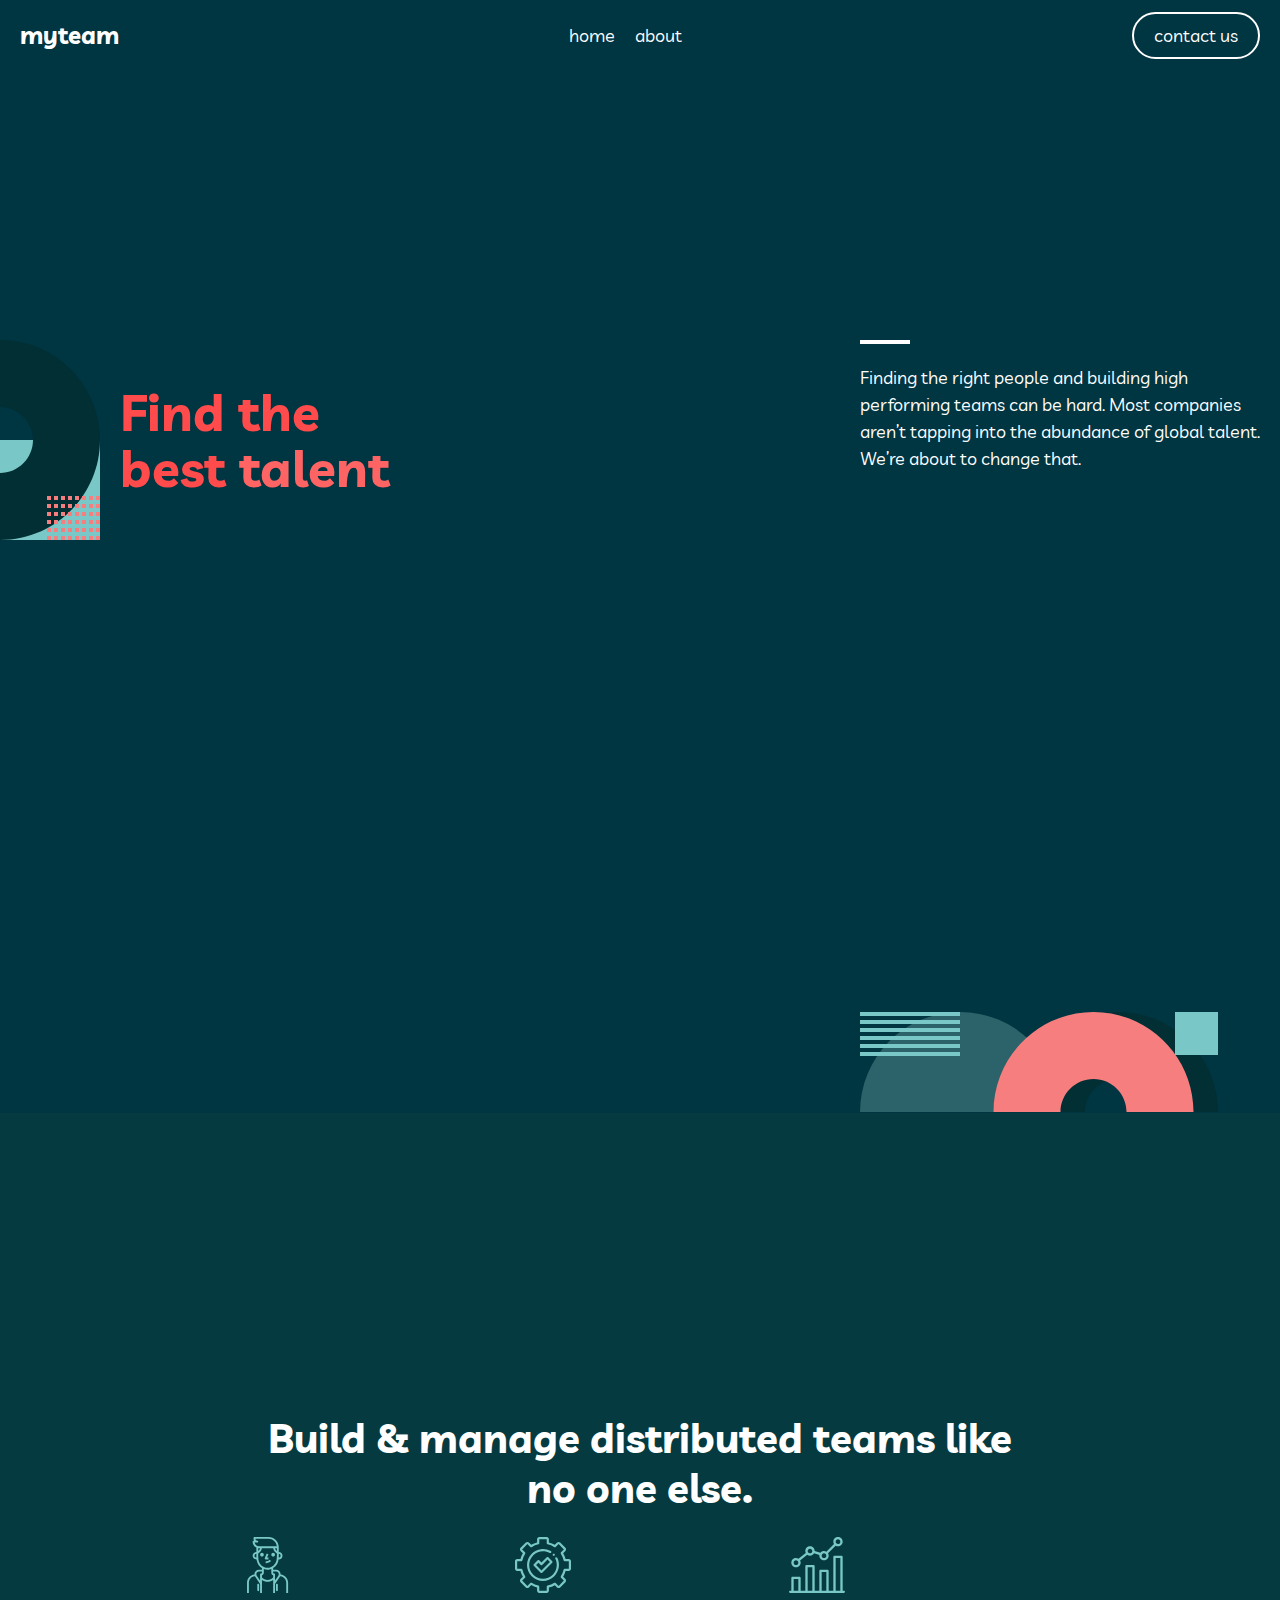
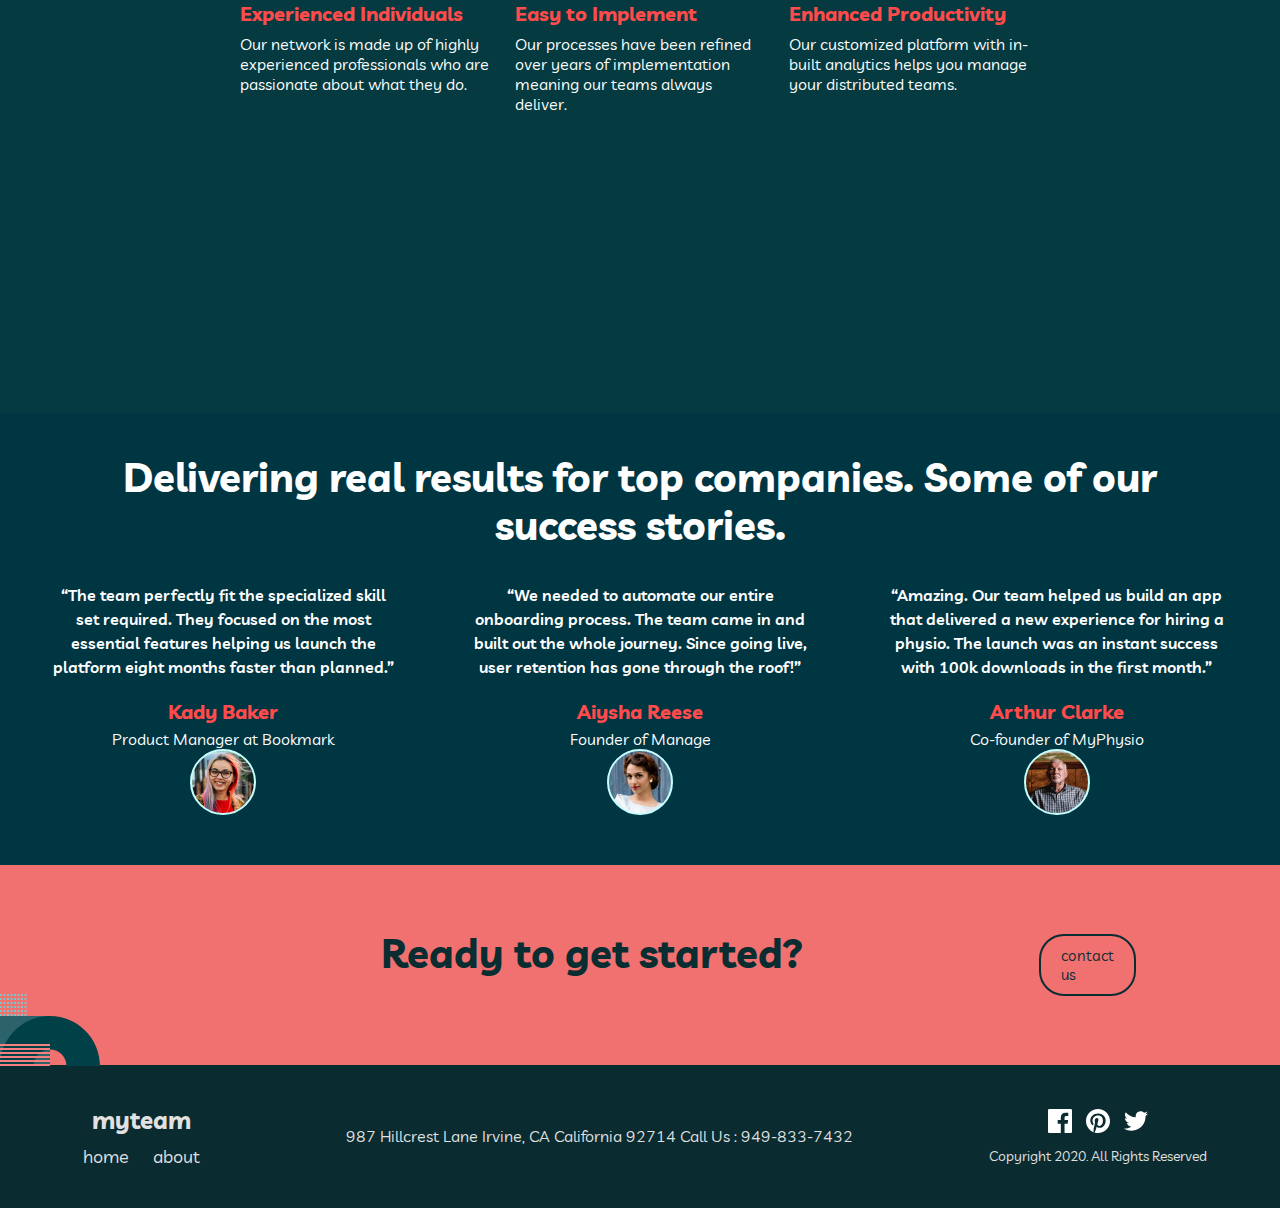
<file: index.html>
<!DOCTYPE html>
<html lang="en">
  <head>
    <meta charset="UTF-8" />
    <meta name="viewport" content="width=device-width, initial-scale=1.0" />
    <title>Home</title>
    <link
      href="https://fonts.googleapis.com/css2?family=Livvic:wght@400;700&display=swap"
      rel="stylesheet"
    />
    <link rel="stylesheet" href="./css/styles.min.css" />
  </head>
  <body>
    <header>
      <div class="container">
        <div class="header-content">
          <div class="logo">
            <h1>myteam</h1>
          </div>
          <nav>
            <ul>
              <li><a href="./index.html">home</a></li>
              <li><a href="./pages/about.html">about</a></li>
            </ul>
          </nav>
          <div class="contact">
            <a href="./pages/contact-us.html">contact us</a>
          </div>
        </div>
      </div>
    </header>
    <main>
      <div class="container">
        <div class="main-content">
          <div class="main-left">
            <img
              src="./images/section-one-images/disk-left.svg"
              alt="decorative image"
              class="decorative-image"
            />
            <h2>Find the <br />best <span>talent</span></h2>
          </div>
          <div class="main-right">
            <div class="small-line"></div>
            <p>
              Finding the right people and building high performing teams can be
              hard. Most companies aren’t tapping into the abundance of global
              talent. We’re about to change that.
            </p>
            <img
              src="./images/section-one-images/disk-bottom.svg"
              alt="decorative image"
              class="decorative-image-below"
            />
          </div>
        </div>
      </div>
    </main>
    <!-- section 2 start -->
    <div class="page-wrapper">
      <div class="distributed-teams-container">
        <div class="distributed-teams-content">
          <h1>Build & manage distributed teams like no one else.</h1>
          <div class="distributed-teams-features">
            <div class="distributed-teams-feature">
              <img
                src="./images/section-one-images/section-two-images/man-icon.svg"
                alt="Experienced Individuals"
              />
              <h2>Experienced Individuals</h2>
              <p>
                Our network is made up of highly experienced professionals who
                are passionate about what they do.
              </p>
            </div>
            <div class="distributed-teams-feature">
              <img
                src="./images/section-one-images/section-two-images/icon-two.svg"
                alt="Easy to Implement"
              />
              <h2>Easy to Implement</h2>
              <p>
                Our processes have been refined over years of implementation
                meaning our teams always deliver.
              </p>
            </div>
            <div class="distributed-teams-feature">
              <img
                src="./images/section-one-images/section-two-images/icon-htree.svg"
                alt="Enhanced Productivity"
              />
              <h2>Enhanced Productivity</h2>
              <p>
                Our customized platform with in-built analytics helps you manage
                your distributed teams.
              </p>
              <!-- <div class="right-down-images-dv">
                <img class="right-dwn-img" src="./images/section-one-images/section-two-images/right-down.svg" alt="">
              </div> -->
            </div>
          </div>
        </div>
      </div>
    </div>
    <!-- section 3 start -->
    <section>
      <div class="container">
        <div class="section-three-father">
          <div class="section-three-text-one">
            <h1>
              Delivering real results for top companies. Some of our success
              stories.
            </h1>
          </div>

          <div class="all-father">
            <div class="sc-three-page-two">
              <div class="in-one-pg">
                <p class="text-p-one">
                  “The team perfectly fit the specialized skill set required.
                  They focused on the most essential features helping us launch
                  the platform eight months faster than planned.”
                </p>
                <div class="two-text-in-one">
                  <h2 class="text-h2-one">Kady Baker</h2>
                  <p class="text-p-two">Product Manager at Bookmark</p>
                </div>
                <img
                  src="./images/section-one-images/section-three/user-kady.svg"
                  alt="Kady Baker"
                />
              </div>
            </div>

            <div class="sc-three-page-two">
              <div class="in-one-pg">
                <p class="text-p-one">
                  “We needed to automate our entire onboarding process. The team
                  came in and built out the whole journey. Since going live,
                  user retention has gone through the roof!”
                </p>
                <div class="two-text-in-one">
                  <h2 class="text-h2-one">Aiysha Reese</h2>
                  <p class="text-p-two">Founder of Manage</p>
                </div>
                <img
                  src="./images/section-one-images/section-three/user-aiysha.svg"
                  alt="Kady Baker"
                />
              </div>
            </div>

            <div class="sc-three-page-two">
              <div class="in-one-pg">
                <p class="text-p-one">
                  “Amazing. Our team helped us build an app that delivered a new
                  experience for hiring a physio. The launch was an instant
                  success with 100k downloads in the first month.”
                </p>
                <div class="two-text-in-one">
                  <h2 class="text-h2-one">Arthur Clarke</h2>
                  <p class="text-p-two">Co-founder of MyPhysio</p>
                </div>
                <img
                  src="./images/section-one-images/section-three/user-arthur.svg"
                  alt="Kady Baker"
                />
              </div>
            </div>
          </div>
        </div>
      </div>
    </section>
    <!-- section 4 start -->
    <section class="cta-section">
      <div class="cta-container">
        <h1>Ready to get started?</h1>
        <a href="#" class="cta-button">contact us</a>
      </div>
    </section>
    <!-- section 5 start -->
    <footer>
      <div class="footer-content">
        <div class="footer-one-text">
          <div class="logo">
            <p>myteam</p>
          </div>
          <div class="links">
            <a href="#">home</a>
            <a href="#">about</a>
          </div>
        </div>
        <div class="contact">
          <p>
            987 Hillcrest Lane<br />
            Irvine, CA<br />
            California 92714<br />
            Call Us : 949-833-7432
          </p>
        </div>
        <div class="sajkhjhsad">
          <div class="social-media">
            <a href="#"
              ><img src="./images/finish-image/facebook.svg" alt="Facebook"
            /></a>
            <a href="#"
              ><img src="./images/finish-image/pinterest.svg" alt="Pinterest"
            /></a>
            <a href="#"
              ><img src="./images/finish-image/twitter.svg" alt="Twitter"
            /></a>
          </div>
          <div class="copyright">
            <p>Copyright 2020. All Rights Reserved</p>
          </div>
        </div>
      </div>
    </footer>
    <!-- done -->
    <script src="./js/main.js"></script>
  </body>
</html>
</file>
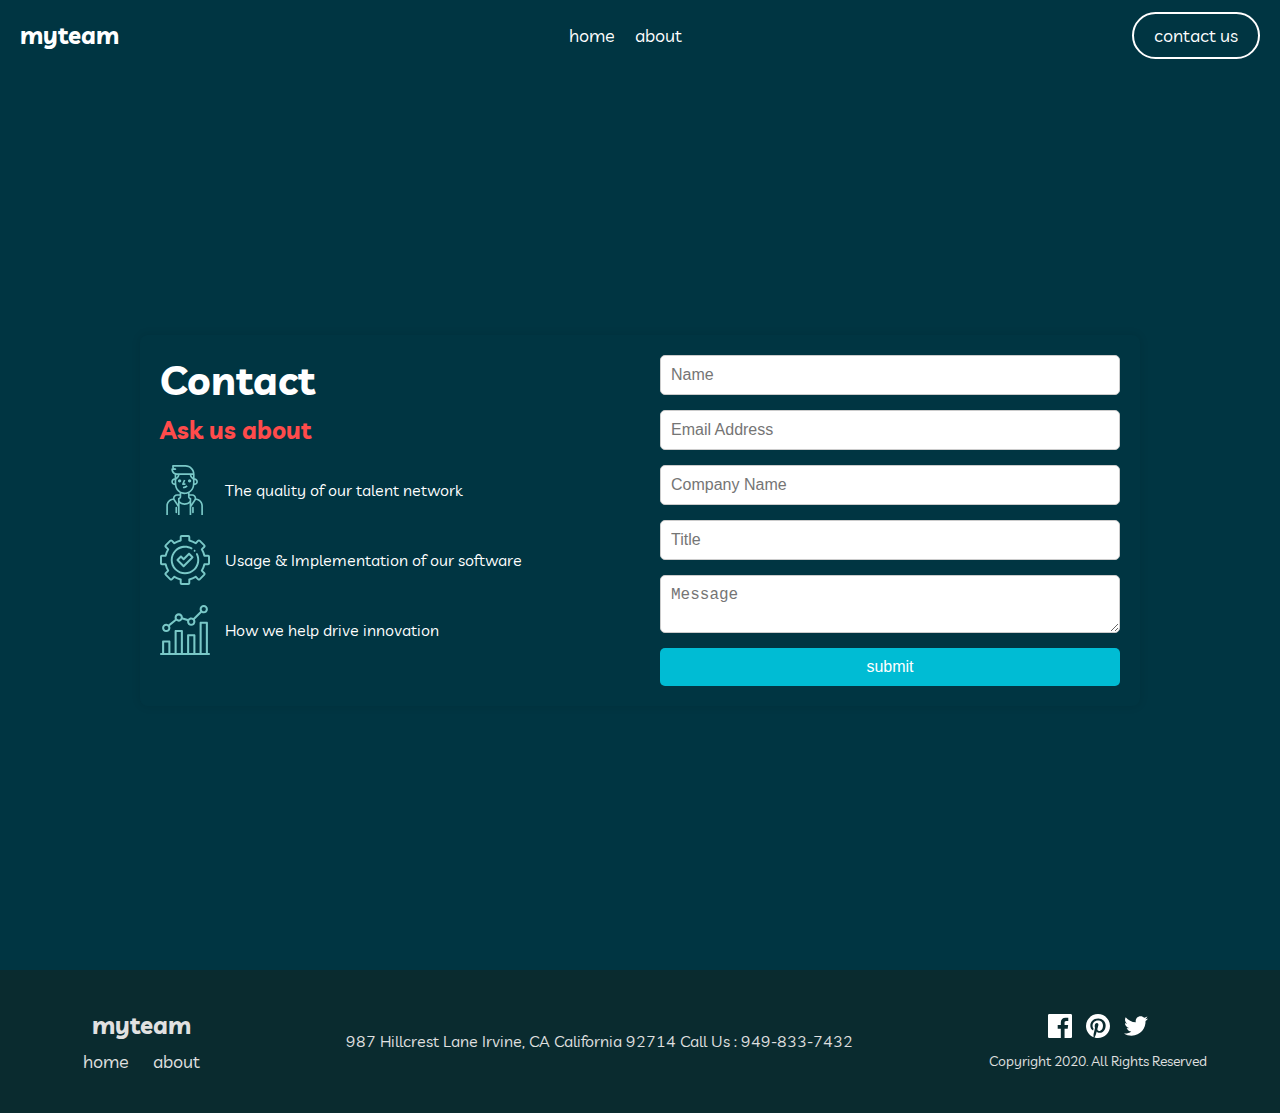
<file: pages/contact-us.html>
<!DOCTYPE html>
<html lang="en">
  <head>
    <meta charset="UTF-8" />
    <meta name="viewport" content="width=device-width, initial-scale=1.0" />
    <title>Document</title>
    <link rel="stylesheet" href="../css/styles.min.css" />
    <link
      href="https://fonts.googleapis.com/css2?family=Livvic:wght@400;700&display=swap"
      rel="stylesheet"
    />
  </head>
  <body>
    <header>
      <div class="container">
        <div class="header-content">
          <div class="logo">
            <h1>myteam</h1>
          </div>
          <nav>
            <ul>
              <li><a href="../index.html">home</a></li>
              <li><a href="../pages/about.html">about</a></li>
            </ul>
          </nav>
          <div class="contact">
            <a href="../pages/contact-us.html">contact us</a>
          </div>
        </div>
      </div>
    </header>
    <!-- start -->
    <div class="contact-page">
      <div class="contact-container">
        <div class="contact-info">
          <h1>Contact</h1>
          <h2>Ask us about</h2>
          <div class="info-item">
            <img src="../images/section-one-images/section-two-images/man-icon.svg" alt="Talent Network Icon" />
            <p>The quality of our talent network</p>
          </div>
          <div class="info-item">
            <img src="../images/section-one-images/section-two-images/icon-two.svg" alt="Software Implementation Icon" />
            <p>Usage & Implementation of our software</p>
          </div>
          <div class="info-item">
            <img src="../images/section-one-images/section-two-images/icon-htree.svg" alt="Innovation Icon" />
            <p>How we help drive innovation</p>
          </div>
        </div>
        <div class="contact-form">
          <form action="#" method="POST">
            <input type="text" name="name" placeholder="Name" required />
            <input
              type="email"
              name="email"
              placeholder="Email Address"
              required
            />
            <input
              type="text"
              name="company"
              placeholder="Company Name"
              required
            />
            <input type="text" name="title" placeholder="Title" required />
            <textarea name="message" placeholder="Message" required></textarea>
            <button type="submit">submit</button>
          </form>
        </div>
      </div>
    </div>
    <footer>
      <div class="footer-content">
        <div class="footer-one-text">
          <div class="logo">
            <p>myteam</p>
          </div>
          <div class="links">
            <a href="#">home</a>
            <a href="#">about</a>
          </div>
        </div>
        <div class="contact">
          <p>
            987 Hillcrest Lane<br />
            Irvine, CA<br />
            California 92714<br />
            Call Us : 949-833-7432
          </p>
        </div>
        <div class="sajkhjhsad">
          <div class="social-media">
            <a href="#"
              ><img src="../images/finish-image/facebook.svg" alt="Facebook"
            /></a>
            <a href="#"
              ><img src="../images/finish-image/pinterest.svg" alt="Pinterest"
            /></a>
            <a href="#"
              ><img src="../images/finish-image/twitter.svg" alt="Twitter"
            /></a>
          </div>
          <div class="copyright">
            <p>Copyright 2020. All Rights Reserved</p>
          </div>
        </div>
      </div>
    </footer>
    <!-- done -->
  </body>
</html>
</file>
<file: css/styles.min.css>
body{margin:0;font-family:"Livvic",sans-serif;background-color:#004a57;color:#fff;overflow-x:hidden}.container{max-width:1920px;margin:0 auto;padding:20px;width:100%;box-sizing:border-box}.header-content{display:flex;justify-content:space-between;align-items:center;flex-wrap:wrap}.header-content .logo h1{margin:0;font-size:24px}.header-content nav ul{list-style:none;display:flex;gap:20px;margin:0;padding:0;flex-wrap:wrap}.header-content nav ul li a{color:#fff;text-decoration:none;font-size:18px}.header-content .contact a{padding:10px 20px;border:2px solid #fff;text-decoration:none;color:#fff;border-radius:25px;font-size:18px}.main-content{display:flex;flex-direction:column;justify-content:space-between;align-items:flex-start;padding-top:250px;flex-wrap:wrap}.main-content .main-left{display:flex;flex-direction:column;align-items:flex-start;margin-bottom:20px;max-width:100%}.main-content .main-left .decorative-image{max-width:100%;height:auto;margin-left:-20px;margin-bottom:20px}.main-content .main-left h2{font-weight:700;font-size:6vw;line-height:1.1;margin:0}.main-content .main-left h2 span{color:#ff6464}.main-content .main-right{max-width:100%}.main-content .main-right .small-line{width:50px;height:4px;background-color:#fff;margin-bottom:20px}.main-content .main-right p{font-size:18px;line-height:1.5}.main-content .main-right .decorative-image-below{max-width:100%;height:auto;margin-top:60vh}@media(min-width: 768px){.main-content{flex-direction:row;align-items:flex-start}.main-content .main-left{flex-direction:row;align-items:center;width:auto}.main-content .main-left .decorative-image{margin-right:20px;margin-bottom:0}.main-content .main-left h2{font-size:4vw}.main-content .main-right{max-width:400px}.main-content .main-right .decorative-image-below{margin-bottom:-23px}}.page-wrapper{margin:0;font-family:"Livvic",sans-serif;background-color:#053b40;color:#fff;display:flex;justify-content:center;align-items:center;height:100vh}.distributed-teams-container{text-align:center;padding:20px}.distributed-teams-content{max-width:800px;margin:0 auto}h1{font-size:2.5rem;margin-bottom:1.5rem}.distributed-teams-features{display:flex;flex-direction:column;gap:1.5rem}.distributed-teams-feature{display:flex;align-items:center;text-align:left}.distributed-teams-feature img{margin-right:1rem}h2{color:#ff4b4b;font-size:1.25rem;margin:0 0 .5rem}p{margin:0}@media(min-width: 768px){.distributed-teams-features{flex-direction:row;justify-content:space-between}.distributed-teams-feature{flex:1;flex-direction:column;align-items:flex-start}.distributed-teams-feature img{margin-bottom:.5rem}}.section-three-father{max-width:100%;display:flex;justify-content:center;flex-direction:column;padding:20px}.all-father{display:flex;justify-content:center;align-items:center;gap:50px;flex-wrap:wrap;max-width:100%}.section-three-text-one{margin:0 auto;max-width:100%}.section-three-text-one h1{font-family:Livvic;font-size:2.5rem;font-weight:700;line-height:1.2;text-align:center;max-width:100%;padding:0 10px}.sc-three-page-two{display:flex;flex:1 1 300px;max-width:100%}.in-one-pg{display:flex;flex-direction:column;align-items:center;text-align:center;max-width:100%;padding:10px;box-sizing:border-box}.text-p-one{font-family:Livvic;font-size:1rem;font-weight:600;line-height:1.5;text-align:center;color:#fff;max-width:350px;margin:0 auto 10px}.two-text-in-one h2{font-family:Livvic;font-size:1.25rem;font-weight:700;margin:10px 0 5px}.two-text-in-one p{font-family:Livvic;font-size:1rem;margin:0}img{max-width:100%;height:auto}@media(max-width: 768px){.all-father{flex-direction:column;gap:20px}.section-three-text-one h1{font-size:2rem}.text-p-one{font-size:.875rem}.two-text-in-one h2{font-size:1rem}.two-text-in-one p{font-size:.875rem}}.cta-section{background-color:#f17171;display:flex;justify-content:center;align-items:center;padding:20px;height:200px;position:relative}.cta-section .cta-container{display:flex;justify-content:space-between;align-items:center;width:80%;max-width:1200px}.cta-section .cta-container h1{font-size:2.5rem;color:#0a2d32;flex:1;text-align:center}.cta-section .cta-container .cta-button{display:inline-block;padding:10px 20px;border:2px solid #0a2d32;border-radius:25px;color:#0a2d32;text-decoration:none;font-size:15px;transition:background-color .3s,color .3s;flex:0}.cta-section .cta-container .cta-button:hover{background-color:#0a2d32;color:#fff}@media(max-width: 768px){.cta-section .cta-container{flex-direction:column}.cta-section .cta-container h1{font-size:2rem;margin-bottom:20px}.cta-section .cta-container .cta-button{font-size:.875rem;padding:10px 30px}}.cta-section::before{content:"";position:absolute;top:0;left:0;width:100px;height:100px;background-size:contain}.cta-section::after{content:"";position:absolute;bottom:-65px;left:0;width:100px;height:200px;background:url("../images/finish-image/fnsh-disk.svg") no-repeat center center;background-size:contain}footer{background-color:#0a2b2f;color:#e1e1e1;padding:20px 0;text-align:center}footer .footer-content{display:flex;justify-content:space-around;align-items:center;flex-wrap:wrap}footer .footer-content div{margin:10px}footer .footer-content .logo p{font-size:24px;font-weight:bold;margin:0}footer .footer-content .links a{margin:0 10px;color:#e1e1e1;text-decoration:none;font-size:18px}footer .footer-content .social-media a img{width:24px;height:24px;margin:0 5px}footer .footer-content .contact p{margin:0;line-height:1.6}footer .footer-content .contact p br{display:none}footer .footer-content .copyright{font-size:14px;margin-top:10px}@media(min-width: 600px){.contact p br{display:block}}body{margin:0;font-family:"Livvic",sans-serif;background-color:#003542;color:#fff}.directors-section{padding:20px;text-align:center;margin:0 auto;display:flex;justify-content:center;align-items:center;flex-direction:column}.directors-section .directors-title{font-size:2em;margin-bottom:20px}.directors-section .directors-container{display:flex;flex-wrap:wrap;justify-content:center;gap:20px}.directors-section .directors-container .three__card-in-one{display:flex;flex-direction:row;flex-wrap:wrap;gap:20px;justify-content:center}.directors-section .directors-container .director-card,.directors-section .directors-container .director-quote-card{background-color:#004d61;border-radius:10px;padding:15px;width:100%;max-width:200px;text-align:center}.directors-section .directors-container .director-card .director-image,.directors-section .directors-container .director-quote-card .director-image{width:80px;height:80px;border-radius:50%;-o-object-fit:cover;object-fit:cover;margin-bottom:10px}.directors-section .directors-container .director-card .director-name,.directors-section .directors-container .director-quote-card .director-name{font-size:1.2em;margin:10px 0}.directors-section .directors-container .director-card .director-role,.directors-section .directors-container .director-quote-card .director-role{font-size:1em;margin:10px 0}.directors-section .directors-container .director-card .director-button,.directors-section .directors-container .director-quote-card .director-button{background-color:#f27157;border:none;color:#fff;border-radius:50%;width:30px;height:30px;font-size:1.2em;cursor:pointer}.directors-section .directors-container .director-card .director-quote,.directors-section .directors-container .director-quote-card .director-quote{font-size:1em;margin:15px 0}.directors-section .directors-container .director-card .director-social,.directors-section .directors-container .director-quote-card .director-social{display:flex;justify-content:center;gap:10px;margin-top:10px}.directors-section .directors-container .director-card .director-social .social-link,.directors-section .directors-container .director-quote-card .director-social .social-link{color:#fff;text-decoration:none;font-size:1.2em}.directors-section .directors-container .director-card .director-social .social-link:hover,.directors-section .directors-container .director-quote-card .director-social .social-link:hover{color:#f27157}.directors-section .directors-container .director-card .quote-close-button,.directors-section .directors-container .director-quote-card .quote-close-button{background-color:#f27157;border:none;color:#fff;border-radius:50%;width:30px;height:30px;font-size:1.2em;cursor:pointer;margin-top:10px}.header-nav{display:flex}.header-nav .header-brend{display:flex;justify-content:center;align-items:center;justify-content:space-between}.header-nav .header-brend p{font-family:Livvic,"Livvic",sans-serif;font-size:18px;font-weight:600;line-height:28px;text-align:left;width:730px;height:112px;margin:0;gap:0;opacity:0}.clients-section{display:flex;flex-direction:column;justify-content:center}.clients-section .clients-logos{display:flex;justify-content:space-between}*{margin:0;padding:0;box-sizing:border-box}.contact-page{font-family:"Livvic",sans-serif;color:#333;display:flex;justify-content:center;align-items:center;height:100vh;padding:20px}.contact-container{display:flex;flex-direction:row;box-shadow:0 0 10px rgba(0,0,0,.1);border-radius:8px;overflow:hidden;max-width:1000px;width:100%}.contact-info,.contact-form{padding:20px;flex:1}.contact-info{background-color:#003542;color:#fff}.contact-info h1{font-size:2.5rem;margin-bottom:10px}.contact-info h2{font-size:1.5rem;margin-bottom:20px}.contact-info .info-item{display:flex;align-items:center;margin-bottom:20px}.contact-info .info-item img{width:50px;height:50px;margin-right:15px}.contact-info .info-item p{font-size:1rem}.contact-form form{display:flex;flex-direction:column}.contact-form form input,.contact-form form textarea{margin-bottom:15px;padding:10px;border:1px solid #ccc;border-radius:5px;font-size:1rem}.contact-form form button{padding:10px;background-color:#00bcd4;color:#fff;border:none;border-radius:5px;font-size:1rem;cursor:pointer}.contact-form form button:hover{background-color:#008fa1}@media(max-width: 768px){.contact-container{flex-direction:column}.contact-info,.contact-form{padding:10px}}
</file>
